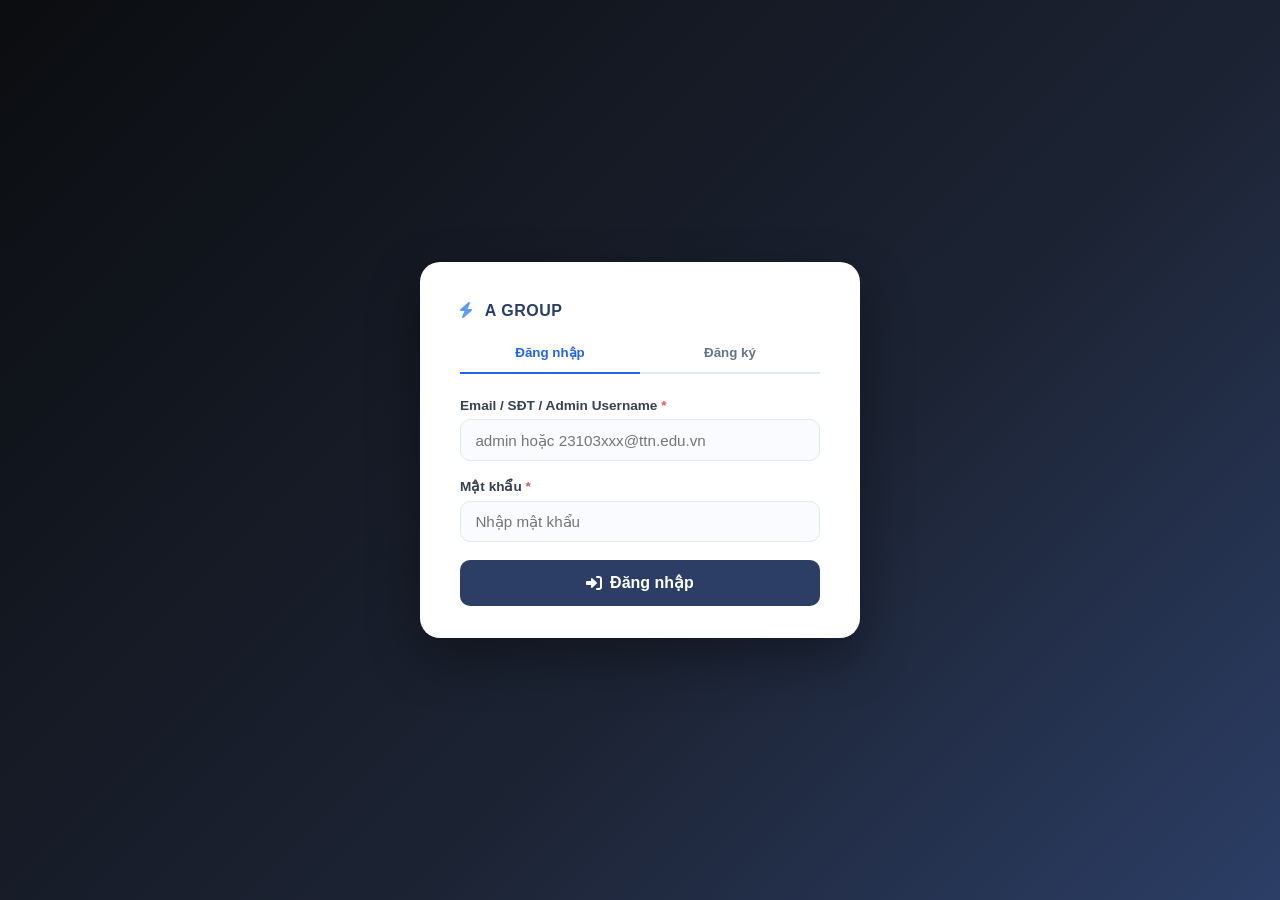
<file: index.html>
<!DOCTYPE html>
<html lang="vi">
<head>
    <meta charset="UTF-8" />
    <meta name="viewport" content="width=device-width, initial-scale=1.0" />
    <title>HỆ THỐNG KHẢO SÁT</title>
    <link rel="stylesheet" href="https://cdnjs.cloudflare.com/ajax/libs/font-awesome/6.0.0-beta3/css/all.min.css" />
    <link rel="stylesheet" href="assets/css/style.css" />
    <style>
        .auth-tabs { display: flex; margin-bottom: 1.5rem; border-bottom: 2px solid #e2e8f0; }
        .auth-tab { flex: 1; padding: 0.75rem; text-align: center; background: none; border: none; font-weight: 600; color: #64748b; cursor: pointer; transition: all 0.2s; }
        .auth-tab.active { color: #2563eb; border-bottom: 2px solid #2563eb; margin-bottom: -2px; }
        
        .logout-link { display: inline-block; padding: 0.6rem 1.8rem; background: #dc2626; border-radius: 8px; text-decoration: none; color: #fff; font-weight: 600; transition: background 0.2s; }
        .logout-link:hover { background: #b91c1c; }
        .sidebar-total-score { margin: 1rem 0 1.5rem; padding: 0.8rem; background: rgba(255,255,255,0.08); border-radius: 8px; }
        .total-score-label { font-size: 0.7rem; text-transform: uppercase; color: #94a3b8; }
        .total-score-value { font-size: 1.8rem; font-weight: 700; color: #fff; }
        .total-score-value small { font-size: 0.9rem; color: #94a3b8; }
    </style>
</head>
<body>

    <!-- ============ MÀN HÌNH ĐĂNG NHẬP / ĐĂNG KÝ ============ -->
    <div class="auth-wrapper" id="authWrapper">
        <div class="auth-card">
            <div class="auth-brand"><i class="fas fa-bolt"></i> A GROUP</div>
            
            <!-- Tabs chuyển đổi -->
            <div class="auth-tabs">
                <button type="button" class="auth-tab active" id="tabLogin">Đăng nhập</button>
                <button type="button" class="auth-tab" id="tabRegister">Đăng ký</button>
            </div>

            <!-- FORM ĐĂNG NHẬP -->
            <form id="formLogin">
                <div class="form-group">
                    <label>Email / SĐT / Admin Username <span class="req">*</span></label>
                    <input type="text" id="login_email" placeholder="admin hoặc 23103xxx@ttn.edu.vn" required />
                </div>
                <div class="form-group">
                    <label>Mật khẩu <span class="req">*</span></label>
                    <input type="password" id="login_password" placeholder="Nhập mật khẩu" required />
                </div>
                <button type="submit" class="btn-primary"><i class="fas fa-sign-in-alt"></i> Đăng nhập</button>
            </form>

            <!-- FORM ĐĂNG KÝ (Mặc định tạo User, không có chọn Role) -->
            <form id="formRegister" style="display: none;">
                <div class="form-group">
                    <label>Họ và tên <span class="req">*</span></label>
                    <input type="text" id="reg_ho_ten" placeholder="Nguyễn Văn A" required />
                </div>
                <div class="form-group">
                    <label>Email hoặc Số điện thoại <span class="req">*</span></label>
                    <input type="text" id="reg_email" placeholder="vd: 23103xxx@ttn.edu.vn" required />
                </div>
                <div class="form-group">
                    <label>Mật khẩu <span class="req">*</span></label>
                    <input type="password" id="reg_password" placeholder="Tạo mật khẩu" required />
                </div>
                <div class="form-group">
                    <label>Khoá <span class="req">*</span></label>
                    <select id="id_khoa" required>
                        <option value="">-- Chọn khoá --</option>
                    </select>
                </div>
                <div class="form-group">
                    <label>Lớp <span class="req">*</span></label>
                    <input type="text" id="id_lop" placeholder="Ví dụ: Công nghệ thông tin 1" required>
                </div>
                <button type="submit" class="btn-primary"><i class="fas fa-user-plus"></i> Đăng ký ngay</button>
            </form>

            <div class="auth-error" id="authError"></div>
        </div>
    </div>

    <!-- ============ GIAO DIỆN KHẢO SÁT (User) ============ -->
    <div class="app-wrapper" id="appWrapper" style="display:none;">
        <!-- Sidebar (Giữ nguyên cấu trúc cũ) -->
        <nav class="sidebar">
            <div class="sidebar-brand"><i class="fas fa-bolt"></i> A GROUP</div>
            <div id="box-tong-diem" class="sidebar-total-score">
                <div class="total-score-label">ĐIỂM DMS TỔNG HỢP</div>
                <div class="total-score-value"><span id="txt-tong-diem">0.00</span><small>/5</small></div>
            </div>
            <div class="sidebar-title">Bộ Tiêu Chí</div>
            <ul class="menu" id="menuList"></ul>
            <div class="sidebar-footer">
                <i class="fas fa-user"></i> <span id="sidebarUser"></span>
                <a href="#" id="logoutBtn" class="logout-btn" style="display:block;margin-top:0.8rem;padding:0.4rem 0.8rem;background:#dc2626;color:#fff;border-radius:6px;text-align:center;text-decoration:none;font-size:0.85rem;border:none;cursor:pointer;">
                    <i class="fas fa-sign-out-alt"></i> Đăng xuất
                </a>
            </div>
        </nav>

        <main class="main-content" id="mainContent">
            <div class="content-header">
                <h1 id="pageTitle"><i class="fas fa-circle-exclamation" id="pageIcon"></i><span id="titleText">Đang tải...</span></h1>
                <div class="progress-wrap">
                    <div class="progress-bar"><div class="progress-fill" id="progressFill"></div></div>
                    <span class="progress-text" id="progressText">0/0 câu đã trả lời</span>
                </div>
            </div>
            <div class="content-card" id="contentCard">
                <div id="dynamicContent" class="fade-enter">
                    <div class="loading"><i class="fas fa-spinner fa-pulse"></i> Đang tải câu hỏi...</div>
                </div>
            </div>
            <div class="submit-bar">
                <button class="btn-primary" id="submitBtn" disabled><i class="fas fa-paper-plane"></i> Nộp khảo sát</button>
            </div>
        </main>
    </div>

    <!-- ============ MÀN HÌNH HOÀN THÀNH ============ -->
    <div class="done-wrapper" id="doneWrapper" style="display:none;">
        <div class="done-card">
            <i class="fas fa-circle-check"></i>
            <h2>Cảm ơn bạn đã hoàn thành khảo sát!</h2>
            <p id="doneMessage">Kết quả của bạn đã được ghi nhận thành công.</p>
            <div class="result-panel" id="resultPanel" style="display:none;">
                <div class="result-dms"><span class="result-dms-label">Điểm Trưởng thành Số tổng hợp (DMS)</span><span class="result-dms-value" id="dmsValue">–</span></div>
                <div class="result-pillars" id="resultPillars"></div>
            </div>
            <div style="margin-top: 2rem; border-top: 1px solid #e5e7eb; padding-top: 1.5rem;">
                <a href="api/logout.php" class="logout-link"><i class="fas fa-sign-out-alt"></i> Đăng xuất</a>
            </div>
        </div>
    </div>

    <script>
        // ========== XỬ LÝ CHUYỂN TAB ==========
        document.getElementById('tabLogin').addEventListener('click', function() {
            document.getElementById('tabLogin').classList.add('active');
            document.getElementById('tabRegister').classList.remove('active');
            document.getElementById('formLogin').style.display = 'block';
            document.getElementById('formRegister').style.display = 'none';
        });
        document.getElementById('tabRegister').addEventListener('click', function() {
            document.getElementById('tabRegister').classList.add('active');
            document.getElementById('tabLogin').classList.remove('active');
            document.getElementById('formRegister').style.display = 'block';
            document.getElementById('formLogin').style.display = 'none';
            if(document.getElementById('id_khoa').children.length === 1) loadKhoa();
        });

        // Hàm load danh sách khoá
        async function loadKhoa() {
            try {
                const res = await fetch('api/get_khoa_lop.php');
                const data = await res.json();
                if(data.success) {
                    const select = document.getElementById('id_khoa');
                    data.khoa.forEach(k => {
                        const opt = document.createElement('option');
                        opt.value = k.id; opt.textContent = k.ten_khoa;
                        select.appendChild(opt);
                    });
                }
            } catch(e) { console.error("Lỗi load khoa", e); }
        }

        // Load khoa khi tải trang
        document.addEventListener('DOMContentLoaded', loadKhoa);
    </script>
    
    <script src="assets/js/app.js"></script>
</body>
</html>
</file>
<file: assets/css/style.css>
/* ===== RESET & BASE ===== */
* {
    margin: 0;
    padding: 0;
    box-sizing: border-box;
    font-family: 'Arial', 'Segoe UI', Roboto, sans-serif;
}

body {
    min-height: 100vh;
    background: #f5f7fa;
}

/* ===== MÀN HÌNH XÁC MINH ===== */
.auth-wrapper {
    min-height: 100vh;
    display: flex;
    align-items: center;
    justify-content: center;
    background: linear-gradient(135deg, #0b0d10 0%, #1c2333 60%, #2c3e66 100%);
    padding: 1.5rem;
}

.auth-card {
    background: #ffffff;
    border-radius: 20px;
    padding: 2.5rem 2.5rem 2rem;
    width: 100%;
    max-width: 440px;
    box-shadow: 0 20px 50px rgba(0, 0, 0, 0.35);
}

.auth-brand {
    font-weight: 700;
    letter-spacing: 0.5px;
    color: #2c3e66;
    margin-bottom: 0.8rem;
}

.auth-brand i { color: #5f9cf0; margin-right: 8px; }

.auth-card h2 {
    font-size: 1.5rem;
    color: #1f2937;
    margin-bottom: 0.4rem;
}

.auth-sub {
    color: #6b7280;
    font-size: 0.9rem;
    margin-bottom: 1.6rem;
    line-height: 1.5;
}

.form-group { margin-bottom: 1.1rem; }

.form-group label {
    display: block;
    font-size: 0.85rem;
    font-weight: 600;
    color: #374151;
    margin-bottom: 0.4rem;
}

.form-group .req { color: #e0575c; }

.form-group input,
.form-group select {
    width: 100%;
    padding: 0.7rem 0.9rem;
    border: 1.5px solid #e2e8f0;
    border-radius: 10px;
    font-size: 0.95rem;
    color: #1f2937;
    background: #f9fbfe;
    transition: border-color 0.15s, box-shadow 0.15s;
}

.form-group input:focus,
.form-group select:focus {
    outline: none;
    border-color: #2c3e66;
    box-shadow: 0 0 0 3px rgba(44, 62, 102, 0.12);
}

.auth-error {
    color: #c0392b;
    background: #fdecea;
    border: 1px solid #f5c6c1;
    border-radius: 8px;
    padding: 0.6rem 0.8rem;
    font-size: 0.85rem;
    margin-bottom: 1rem;
    display: none;
}

.auth-error.show { display: block; }

.btn-primary {
    width: 100%;
    background: #2c3e66;
    color: #fff;
    border: none;
    padding: 0.85rem 1rem;
    border-radius: 10px;
    font-size: 1rem;
    font-weight: 600;
    cursor: pointer;
    display: flex;
    align-items: center;
    justify-content: center;
    gap: 8px;
    transition: background 0.15s, transform 0.1s;
}

.btn-primary:hover:not(:disabled) { background: #24304f; }
.btn-primary:active:not(:disabled) { transform: scale(0.99); }
.btn-primary:disabled {
    background: #b7c0d1;
    cursor: not-allowed;
}

/* ===== APP LAYOUT ===== */
.app-wrapper {
    display: flex;
    min-height: 100vh;
}

.sidebar {
    width: 250px;
    background: #0b0d10;
    color: #e5e9f0;
    display: flex;
    flex-direction: column;
    padding: 2rem 0 1rem 0;
    box-shadow: 2px 0 12px rgba(0, 0, 0, 0.3);
    flex-shrink: 0;
    height: 100vh;
    position: sticky;
    top: 0;
    overflow-y: auto;
}

.sidebar-brand {
    padding: 0 1.5rem 2rem 1.5rem;
    font-size: 1.1rem;
    font-weight: 600;
    letter-spacing: 0.5px;
    border-bottom: 1px solid #2a2e34;
    margin-bottom: 1.2rem;
    color: #f0f4fc;
}

.sidebar-brand i { margin-right: 10px; color: #5f9cf0; }

.sidebar-title {
    padding: 0 1.5rem;
    margin-bottom: 0.8rem;
    font-size: 0.75rem;
    font-weight: 700;
    letter-spacing: 1.2px;
    text-transform: uppercase;
    color: #6b7684;
}

.sidebar-footer {
    padding: 1rem 1.5rem 0.2rem;
    font-size: 0.75rem;
    color: #9aa3b0;
    border-top: 1px solid #21262e;
    margin-top: 0.5rem;
    white-space: nowrap;
    overflow: hidden;
    text-overflow: ellipsis;
}

/* ===== MENU ===== */
.menu { list-style: none; padding: 0 0.75rem; margin: 0; flex: 1; }

.menu-item {
    display: flex;
    align-items: center;
    gap: 14px;
    padding: 0.85rem 1.2rem;
    margin: 4px 0;
    border-radius: 10px;
    cursor: pointer;
    transition: background 0.2s ease, color 0.15s, transform 0.1s;
    color: #c8ced6;
    font-weight: 500;
    font-size: 1rem;
}

.menu-item i { width: 1.5rem; font-size: 1.2rem; text-align: center; color: #9aa3b0; transition: color 0.2s; }
.menu-item:hover { background: #252a31; color: #ffffff; }
.menu-item:hover i { color: #b8d0f0; }
.menu-item.active { background: #2c3e66; color: #ffffff; box-shadow: 0 4px 8px rgba(0, 20, 40, 0.5); }
.menu-item.active i { color: #b6d4ff; }

.menu-item .badge {
    margin-left: auto;
    background: #3d506e;
    color: white;
    padding: 2px 10px;
    border-radius: 20px;
    font-size: 0.75rem;
    font-weight: 400;
}

.menu-item .badge.complete { background: #2f9e5e; }

/* ===== MAIN CONTENT ===== */
.main-content { flex: 1; padding: 2.5rem 3rem; background: #f9fbfe; min-height: 100vh; }

.content-header { margin-bottom: 1.6rem; border-bottom: 2px solid #e6ecf3; padding-bottom: 1rem; }

.content-header h1 {
    font-size: 2.1rem;
    font-weight: 500;
    color: #1f2937;
    letter-spacing: -0.3px;
    display: flex;
    align-items: center;
    gap: 12px;
    margin-bottom: 0.9rem;
}

.content-header h1 i { color: #2c3e66; font-size: 1.9rem; }

.progress-wrap { display: flex; align-items: center; gap: 12px; }

.progress-bar {
    flex: 1;
    height: 8px;
    background: #e6ecf3;
    border-radius: 20px;
    overflow: hidden;
}

.progress-fill {
    height: 100%;
    width: 0%;
    background: linear-gradient(90deg, #2c3e66, #5f9cf0);
    transition: width 0.25s ease;
}

.progress-text { font-size: 0.8rem; color: #6b7280; white-space: nowrap; }

.content-card {
    background: white;
    border-radius: 20px;
    padding: 2rem 2.2rem;
    box-shadow: 0 8px 24px rgba(0, 0, 0, 0.04);
    border: 1px solid #eef2f6;
    min-height: 280px;
}

/* ===== QUESTION / RATING ITEMS ===== */
.question-item {
    background: #f8fafc;
    padding: 1.2rem 1.5rem;
    border-radius: 12px;
    margin-bottom: 1rem;
    border-left: 4px solid #2c3e66;
    transition: all 0.2s;
}

.question-item .q {
    font-weight: 600;
    color: #1f2937;
    margin-bottom: 0.8rem;
}

.rating-scale {
    display: flex;
    align-items: center;
    gap: 14px;
}

.scale-edge {
    font-size: 0.78rem;
    color: #9aa4b2;
    min-width: 14px;
    text-align: center;
}

.scale-dot {
    width: 40px;
    height: 40px;
    border-radius: 50%;
    border: 2px solid #d1d9e6;
    background: #fff;
    color: #4b5563;
    font-weight: 600;
    font-size: 0.95rem;
    cursor: pointer;
    display: flex;
    align-items: center;
    justify-content: center;
    transition: all 0.15s ease;
    padding: 0;
}

.scale-dot:hover {
    border-color: #5f9cf0;
    transform: scale(1.08);
}

.scale-dot.active {
    background: #2c3e66;
    border-color: #2c3e66;
    color: #fff;
}

.scale-dot-num { pointer-events: none; }

@media (max-width: 520px) {
    .rating-scale { gap: 8px; }
    .scale-dot { width: 34px; height: 34px; font-size: 0.85rem; }
}

/* ===== SUBMIT BAR ===== */
.submit-bar {
    display: flex;
    justify-content: flex-end;
    margin-top: 1.5rem;
}

.submit-bar .btn-primary { width: auto; padding: 0.85rem 2rem; }

/* ===== DONE SCREEN ===== */
.done-wrapper {
    min-height: 100vh;
    display: flex;
    align-items: center;
    justify-content: center;
    background: linear-gradient(135deg, #0b0d10 0%, #1c2333 60%, #2c3e66 100%);
    padding: 1.5rem;
}

.done-card {
    background: #fff;
    border-radius: 20px;
    padding: 3rem 2.5rem;
    text-align: center;
    max-width: 520px;
    box-shadow: 0 20px 50px rgba(0, 0, 0, 0.35);
}

.done-card i.fa-circle-check { font-size: 3.5rem; color: #2f9e5e; margin-bottom: 1rem; }
.done-card h2 { color: #1f2937; margin-bottom: 0.6rem; }
.done-card p { color: #6b7280; }

/* ===== RESULT PANEL (DMS + PILLARS) ===== */
.result-panel { margin-top: 1.8rem; text-align: left; }

.result-dms {
    background: linear-gradient(135deg, #2c3e66, #1c2740);
    border-radius: 16px;
    padding: 1.4rem 1.6rem;
    text-align: center;
    margin-bottom: 1.4rem;
}

.result-dms-label {
    display: block;
    color: #b6c4e0;
    font-size: 0.8rem;
    font-weight: 600;
    letter-spacing: 0.4px;
    margin-bottom: 0.4rem;
}

.result-dms-value { font-size: 2.4rem; font-weight: 700; color: #fff; }

.result-pillars { display: flex; flex-direction: column; gap: 0.9rem; }

.result-pillar-head {
    display: flex;
    align-items: center;
    gap: 8px;
    margin-bottom: 6px;
    font-size: 0.9rem;
}

.result-pillar-head i { color: #2c3e66; width: 1.1rem; text-align: center; }
.result-pillar-name { color: #374151; font-weight: 500; flex: 1; }
.result-pillar-score { color: #2c3e66; font-weight: 700; }

.result-pillar-bar {
    height: 8px;
    background: #e6ecf3;
    border-radius: 20px;
    overflow: hidden;
}

.result-pillar-fill {
    height: 100%;
    background: linear-gradient(90deg, #2c3e66, #5f9cf0);
    transition: width 0.4s ease;
}

/* ===== STATES ===== */
.loading { text-align: center; padding: 2rem; color: #6b7280; }
.loading i { font-size: 2rem; margin-bottom: 0.5rem; display: block; }

.empty-state { text-align: center; padding: 3rem; color: #9ca3af; }
.empty-state i { font-size: 3rem; display: block; margin-bottom: 1rem; }

/* ===== ANIMATIONS ===== */
.fade-enter { animation: fadeSlide 0.25s ease forwards; }

@keyframes fadeSlide {
    0% { opacity: 0.3; transform: translateY(6px); }
    100% { opacity: 1; transform: translateY(0); }
}

/* ===== RESPONSIVE ===== */
@media screen and (max-width: 768px) {
    .app-wrapper { flex-direction: column; }

    .sidebar {
        width: 100%;
        height: auto;
        position: relative;
        flex-direction: row;
        flex-wrap: wrap;
        padding: 0.75rem 1rem;
        align-items: center;
        gap: 0.2rem 0.8rem;
        box-shadow: 0 4px 12px rgba(0, 0, 0, 0.2);
        border-bottom: 1px solid #2a2e34;
        overflow-x: auto;
    }

    .sidebar-brand, .sidebar-footer, .sidebar-title { display: none; }

    .menu { display: flex; flex-wrap: wrap; justify-content: flex-start; gap: 4px 8px; padding: 0.2rem 0; margin: 0; flex: 1; }

    .menu-item { padding: 0.5rem 0.9rem; font-size: 0.9rem; white-space: nowrap; border-radius: 30px; gap: 8px; margin: 0; background: transparent; }
    .menu-item i { font-size: 1rem; width: 1.3rem; }

    .main-content { padding: 1.5rem 1.2rem; }
    .content-header h1 { font-size: 1.6rem; }
    .auth-card { padding: 2rem 1.5rem; }
}
/* Styling cho Điểm tổng hợp trên Sidebar */
.sidebar-total-score {
    margin: 12px 15px 18px 15px;
    padding: 12px 10px;
    background: linear-gradient(135deg, #1e3a8a 0%, #0d9488 100%);
    border-radius: 10px;
    text-align: center;
    border: 1px solid rgba(255, 255, 255, 0.15);
    box-shadow: 0 4px 12px rgba(0, 0, 0, 0.25);
}

.total-score-label {
    font-size: 0.75rem;
    font-weight: 700;
    color: #93c5fd;
    letter-spacing: 0.5px;
    margin-bottom: 4px;
    text-transform: uppercase;
}

.total-score-value {
    font-size: 1.6rem;
    font-weight: 800;
    color: #ffffff;
    line-height: 1.2;
}

.total-score-value small {
    font-size: 0.9rem;
    color: #cbd5e1;
    font-weight: 500;
    margin-left: 2px;
}
</file>
